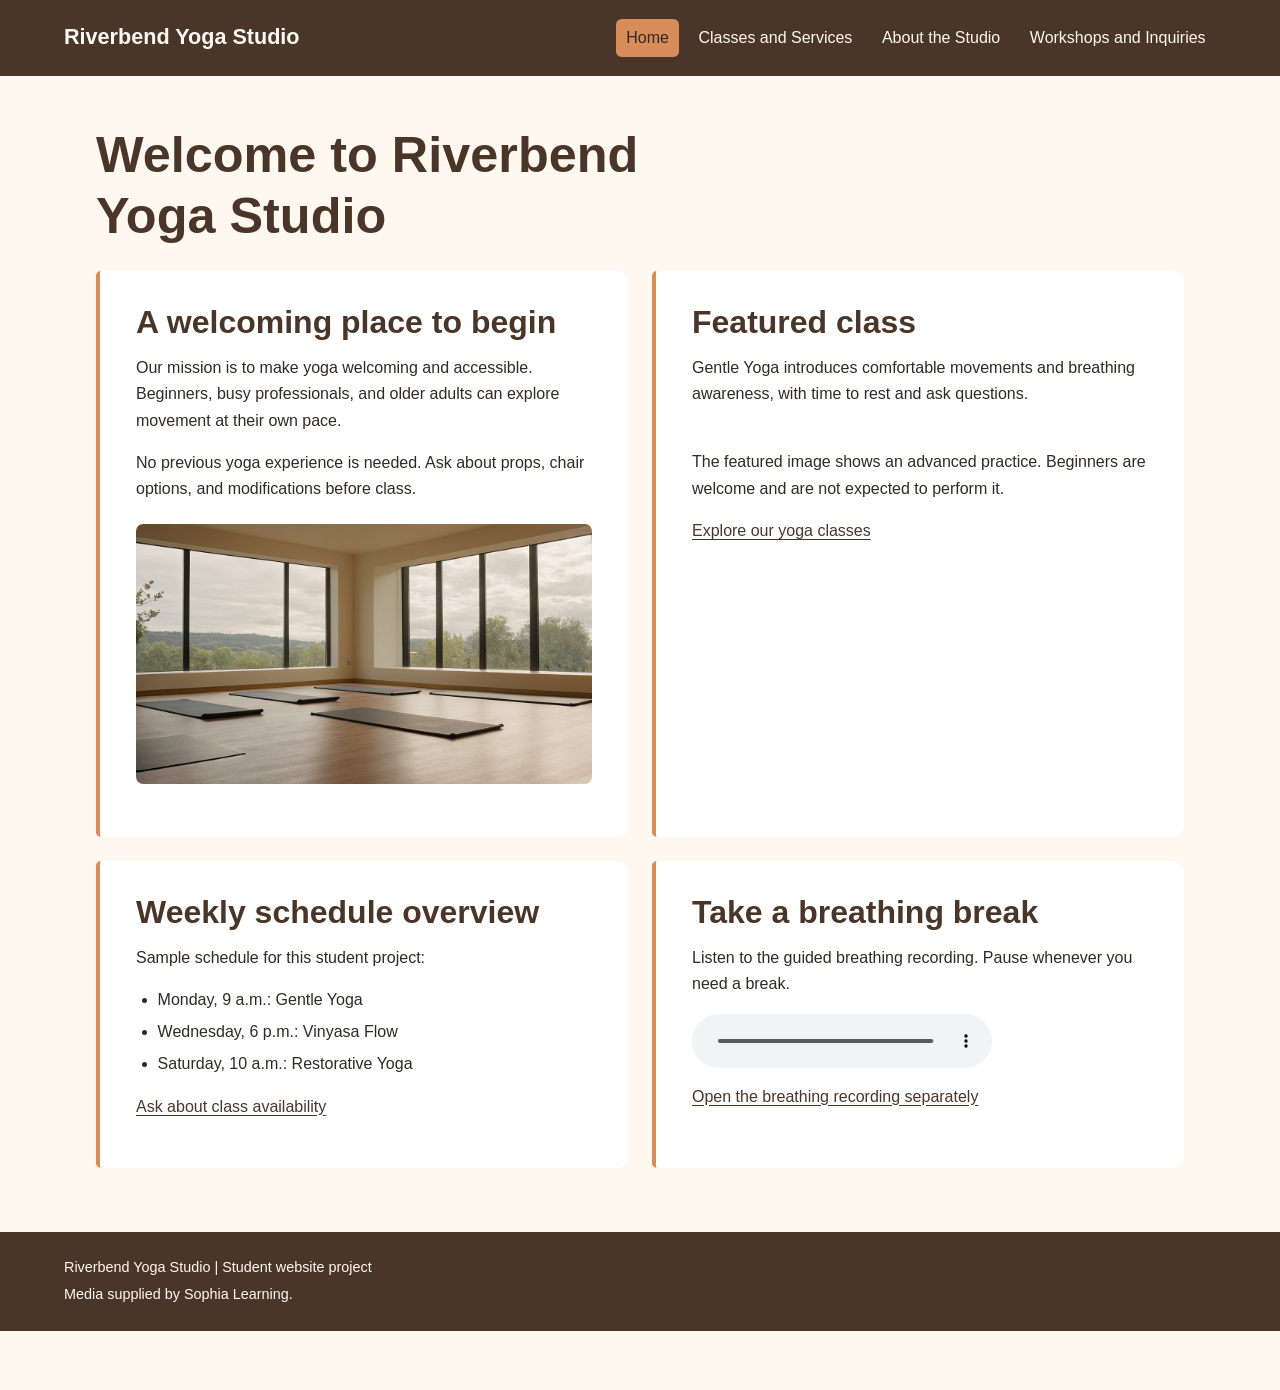
<file: index.html>
<!DOCTYPE html>
<html lang="en">
<head>
  <meta charset="UTF-8">
  <meta name="viewport"
    content="width=device-width, initial-scale=1">
  <title>Welcome to Riverbend Yoga Studio | Riverbend Yoga Studio</title>
  <link rel="stylesheet" href="styles.css">
</head>
<body>
  <a href="#main">Skip to main content</a>
  <header>
    <p>Riverbend Yoga Studio</p>
    <nav aria-label="Main navigation">
      <ul>
        <li><a href="index.html" aria-current="page">Home</a></li>
        <li><a href="services.html">Classes and Services</a></li>
        <li><a href="about.html">About the Studio</a></li>
        <li><a href="events.html">Workshops and Inquiries</a></li>
      </ul>
    </nav>
  </header>
  <main id="main">
    <h1>Welcome to Riverbend Yoga Studio</h1>
    <section>
      <h2>A welcoming place to begin</h2>
      <p>Our mission is to make yoga welcoming and accessible.
        Beginners, busy professionals, and older adults can
        explore movement at their own pace.</p>
      <p>No previous yoga experience is needed. Ask about
        props, chair options, and modifications before class.</p>
      <img src="media/yoga-studio_c.png"
        alt="Yoga studio space at Riverbend">
    </section>
    <section>
      <h2>Featured class</h2>
      <p>Gentle Yoga introduces comfortable movements and
        breathing awareness, with time to rest and ask questions.</p>
      <picture>
        <source media="(min-width: 800px)"
          srcset="media/yoga-feature-large_c.png">
        <img src="media/yoga-feature-small_c.png"
          alt="Yoga practitioner balancing on her hands">
      </picture>
      <p>The featured image shows an advanced practice.
        Beginners are welcome and are not expected to perform it.</p>
      <p><a href="services.html">Explore our yoga classes</a></p>
    </section>
    <section>
      <h2>Weekly schedule overview</h2>
      <p>Sample schedule for this student project:</p>
      <ul>
        <li>Monday, 9 a.m.: Gentle Yoga</li>
        <li>Wednesday, 6 p.m.: Vinyasa Flow</li>
        <li>Saturday, 10 a.m.: Restorative Yoga</li>
      </ul>
      <p><a href="events.html">Ask about class availability</a></p>
    </section>
    <section>
      <h2>Take a breathing break</h2>
      <p>Listen to the guided breathing recording.
        Pause whenever you need a break.</p>
      <audio controls preload="metadata">
        <source src="media/yoga-breathing_c.mp3"
          type="audio/mpeg">
        Your browser does not support embedded audio.
        <a href="media/yoga-breathing_c.mp3">
          Download the guided breathing recording</a>.
      </audio>
      <p><a href="media/yoga-breathing_c.mp3">
        Open the breathing recording separately</a></p>
    </section>
  </main>
  <footer>
    <p>Riverbend Yoga Studio | Student website project</p>
    <p>Media supplied by Sophia Learning.</p>
  </footer>
</body>
</html>
</file>
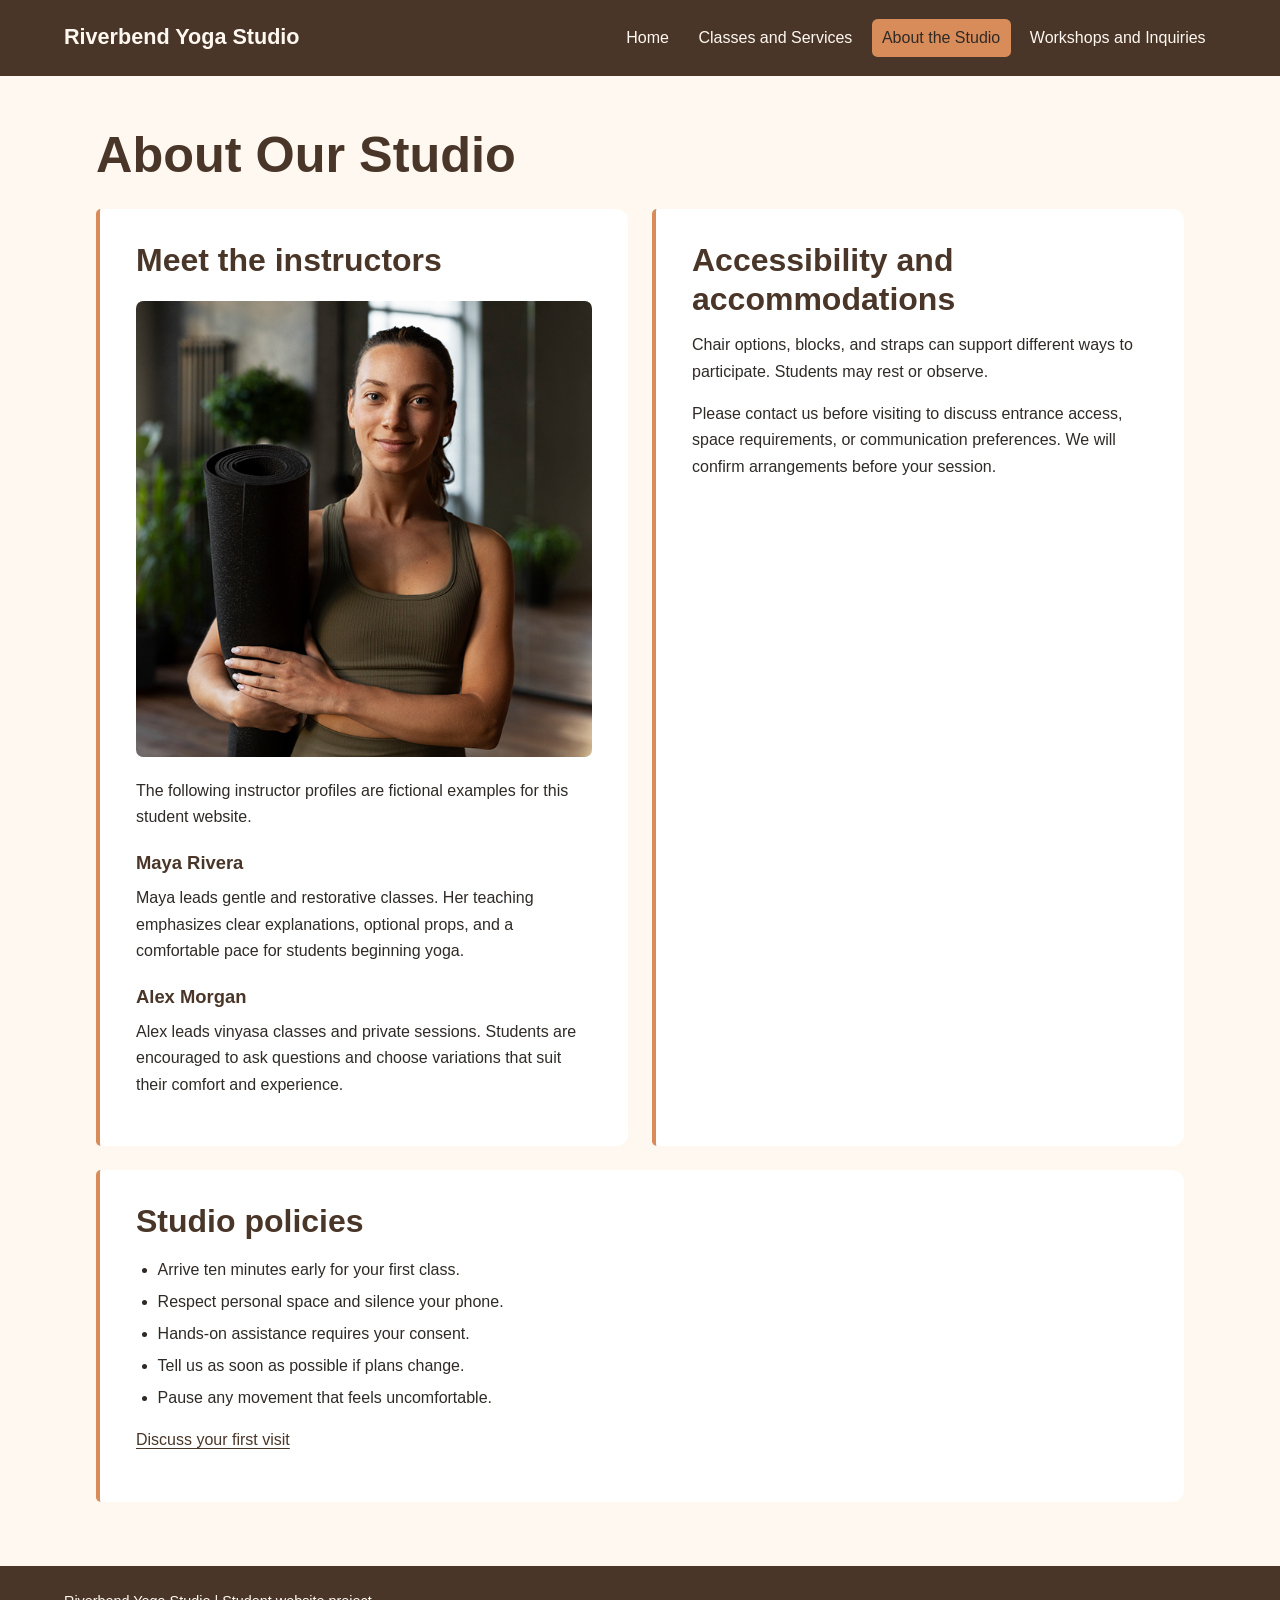
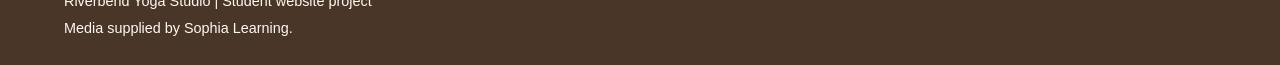
<file: about.html>
<!DOCTYPE html>
<html lang="en">
<head>
  <meta charset="UTF-8">
  <meta name="viewport"
    content="width=device-width, initial-scale=1">
  <title>About Our Studio | Riverbend Yoga Studio</title>
  <link rel="stylesheet" href="styles.css">
</head>
<body>
  <a href="#main">Skip to main content</a>
  <header>
    <p>Riverbend Yoga Studio</p>
    <nav aria-label="Main navigation">
      <ul>
        <li><a href="index.html">Home</a></li>
        <li><a href="services.html">Classes and Services</a></li>
        <li><a href="about.html" aria-current="page">About the Studio</a></li>
        <li><a href="events.html">Workshops and Inquiries</a></li>
      </ul>
    </nav>
  </header>
  <main id="main">
    <h1>About Our Studio</h1>
    <section>
      <h2>Meet the instructors</h2>
      <img src="media/yoga-instructor_c.png"
        alt="Yoga instructor holding a rolled mat">
      <p>The following instructor profiles are fictional
        examples for this student website.</p>
      <h3>Maya Rivera</h3>
      <p>Maya leads gentle and restorative classes. Her teaching
        emphasizes clear explanations, optional props, and
        a comfortable pace for students beginning yoga.</p>
      <h3>Alex Morgan</h3>
      <p>Alex leads vinyasa classes and private sessions.
        Students are encouraged to ask questions and choose
        variations that suit their comfort and experience.</p>
    </section>
    <section>
      <h2>Accessibility and accommodations</h2>
      <p>Chair options, blocks, and straps can support different
        ways to participate. Students may rest or observe.</p>
      <p>Please contact us before visiting to discuss entrance
        access, space requirements, or communication preferences.
        We will confirm arrangements before your session.</p>
    </section>
    <section>
      <h2>Studio policies</h2>
      <ul>
        <li>Arrive ten minutes early for your first class.</li>
        <li>Respect personal space and silence your phone.</li>
        <li>Hands-on assistance requires your consent.</li>
        <li>Tell us as soon as possible if plans change.</li>
        <li>Pause any movement that feels uncomfortable.</li>
      </ul>
      <p><a href="events.html">Discuss your first visit</a></p>
    </section>
  </main>
  <footer>
    <p>Riverbend Yoga Studio | Student website project</p>
    <p>Media supplied by Sophia Learning.</p>
  </footer>
</body>
</html>
</file>
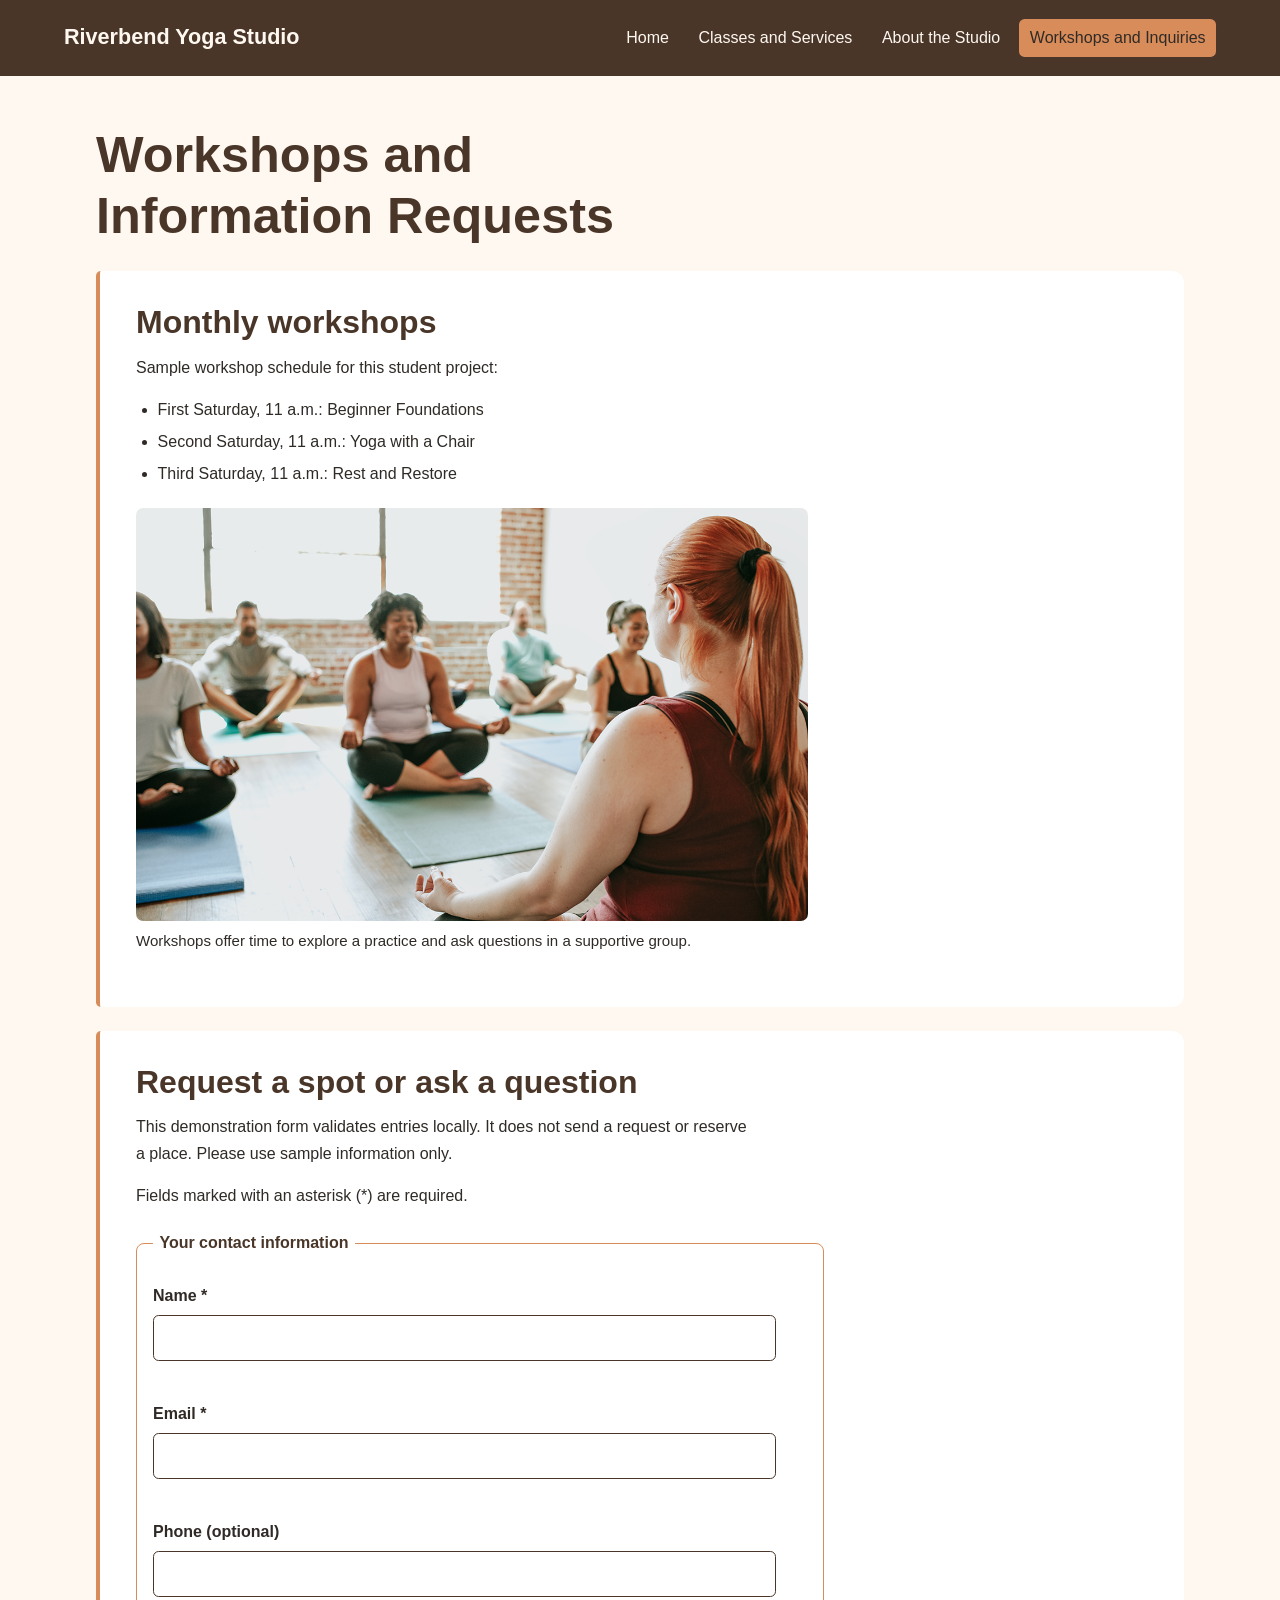
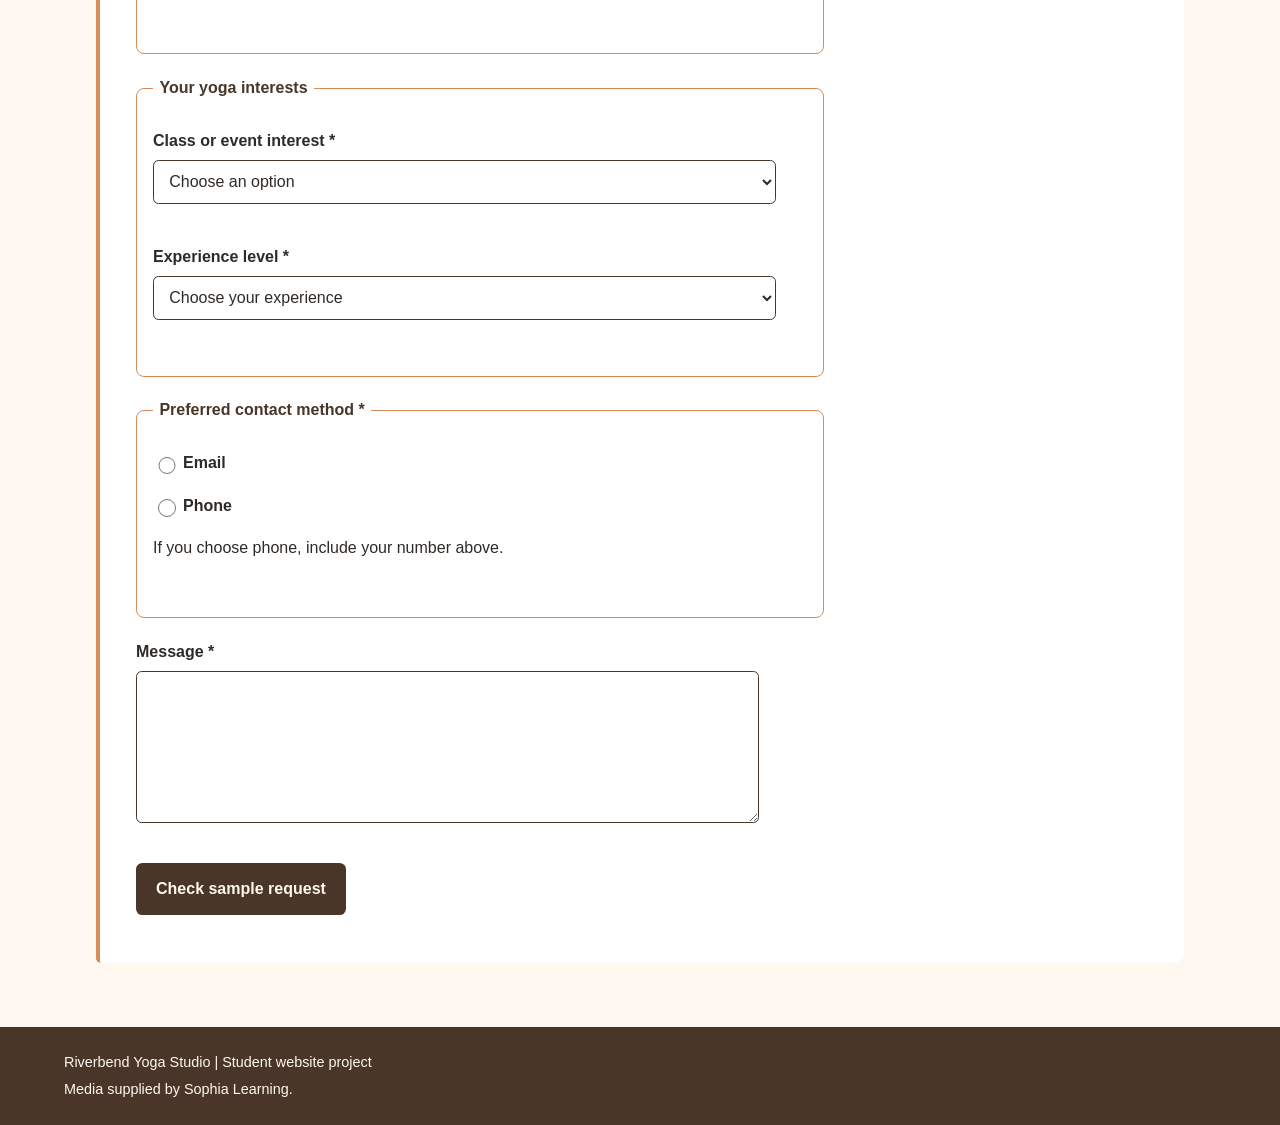
<file: events.html>
<!DOCTYPE html>
<html lang="en">
<head>
  <meta charset="UTF-8">
  <meta name="viewport"
    content="width=device-width, initial-scale=1">
  <title>Workshops and Information Requests | Riverbend Yoga Studio</title>
  <link rel="stylesheet" href="styles.css">
</head>
<body>
  <a href="#main">Skip to main content</a>
  <header>
    <p>Riverbend Yoga Studio</p>
    <nav aria-label="Main navigation">
      <ul>
        <li><a href="index.html">Home</a></li>
        <li><a href="services.html">Classes and Services</a></li>
        <li><a href="about.html">About the Studio</a></li>
        <li><a href="events.html" aria-current="page">Workshops and Inquiries</a></li>
      </ul>
    </nav>
  </header>
  <main id="main">
    <h1>Workshops and Information Requests</h1>
    <section>
      <h2>Monthly workshops</h2>
      <p>Sample workshop schedule for this student project:</p>
      <ul>
        <li>First Saturday, 11 a.m.: Beginner Foundations</li>
        <li>Second Saturday, 11 a.m.: Yoga with a Chair</li>
        <li>Third Saturday, 11 a.m.: Rest and Restore</li>
      </ul>
      <figure>
        <img src="media/yoga-workshop_c.png"
          alt="Participants practicing together in a yoga workshop">
        <figcaption>Workshops offer time to explore a practice
          and ask questions in a supportive group.</figcaption>
      </figure>
    </section>
    <section class="inquiry-section">
      <h2>Request a spot or ask a question</h2>
      <p>This demonstration form validates entries locally.
        It does not send a request or reserve a place.
        Please use sample information only.</p>
      <p>Fields marked with an asterisk (*) are required.</p>
      <form id="inquiry-form" action="events.html" method="get" novalidate>
        <fieldset>
          <legend>Your contact information</legend>
          <p>
            <label for="name">Name *</label>
            <input id="name" name="name" type="text"
              autocomplete="name" minlength="2" required aria-describedby="name-error">
            <span id="name-error" class="field-error" aria-live="polite"></span>
          </p>
          <p>
            <label for="email">Email *</label>
            <input id="email" name="email" type="email"
              autocomplete="email" required aria-describedby="email-error">
            <span id="email-error" class="field-error" aria-live="polite"></span>
          </p>
          <p>
            <label for="phone">Phone (optional)</label>
            <input id="phone" name="phone" type="tel"
              autocomplete="tel" pattern="[+0-9 ]{7,25}"
              title="Use 7 to 25 digits, spaces, or plus signs." aria-describedby="phone-error">
            <span id="phone-error" class="field-error" aria-live="polite"></span>
          </p>
        </fieldset>
        <fieldset>
          <legend>Your yoga interests</legend>
          <p>
            <label for="interest">Class or event interest *</label>
            <select id="interest" name="interest" required aria-describedby="interest-error">
              <option value="">Choose an option</option>
              <option>Gentle Yoga</option>
              <option>Vinyasa Flow</option>
              <option>Restorative Yoga</option>
              <option>Private Session</option>
              <option>Beginner Foundations</option>
              <option>Yoga with a Chair</option>
              <option>Rest and Restore</option>
            </select>
            <span id="interest-error" class="field-error" aria-live="polite"></span>
          </p>
          <p>
            <label for="experience">Experience level *</label>
            <select id="experience" name="experience" required aria-describedby="experience-error">
              <option value="">Choose your experience</option>
              <option>New to yoga</option>
              <option>Some experience</option>
              <option>Regular practice</option>
            </select>
            <span id="experience-error" class="field-error" aria-live="polite"></span>
          </p>
        </fieldset>
        <fieldset>
          <legend>Preferred contact method *</legend>
          <p>
            <input id="by-email" name="contact" type="radio"
              value="email" required>
            <label for="by-email">Email</label>
          </p>
          <p>
            <input id="by-phone" name="contact" type="radio"
              value="phone">
            <label for="by-phone">Phone</label>
          </p>
          <p>If you choose phone, include your number above.</p>
          <span id="contact-error" class="field-error" aria-live="polite"></span>
        </fieldset>
        <p>
          <label for="message">Message *</label>
          <textarea id="message" name="message" rows="5"
            cols="32" maxlength="1000" required aria-describedby="message-error"></textarea>
          <span id="message-error" class="field-error" aria-live="polite"></span>
        </p>
        <button type="submit">Check sample request</button>
        <p id="form-status" role="status" aria-live="polite"></p>
      </form>
    </section>
  </main>
  <footer>
    <p>Riverbend Yoga Studio | Student website project</p>
    <p>Media supplied by Sophia Learning.</p>
  </footer>
  <script src="script.js" defer></script>
</body>
</html>
</file>
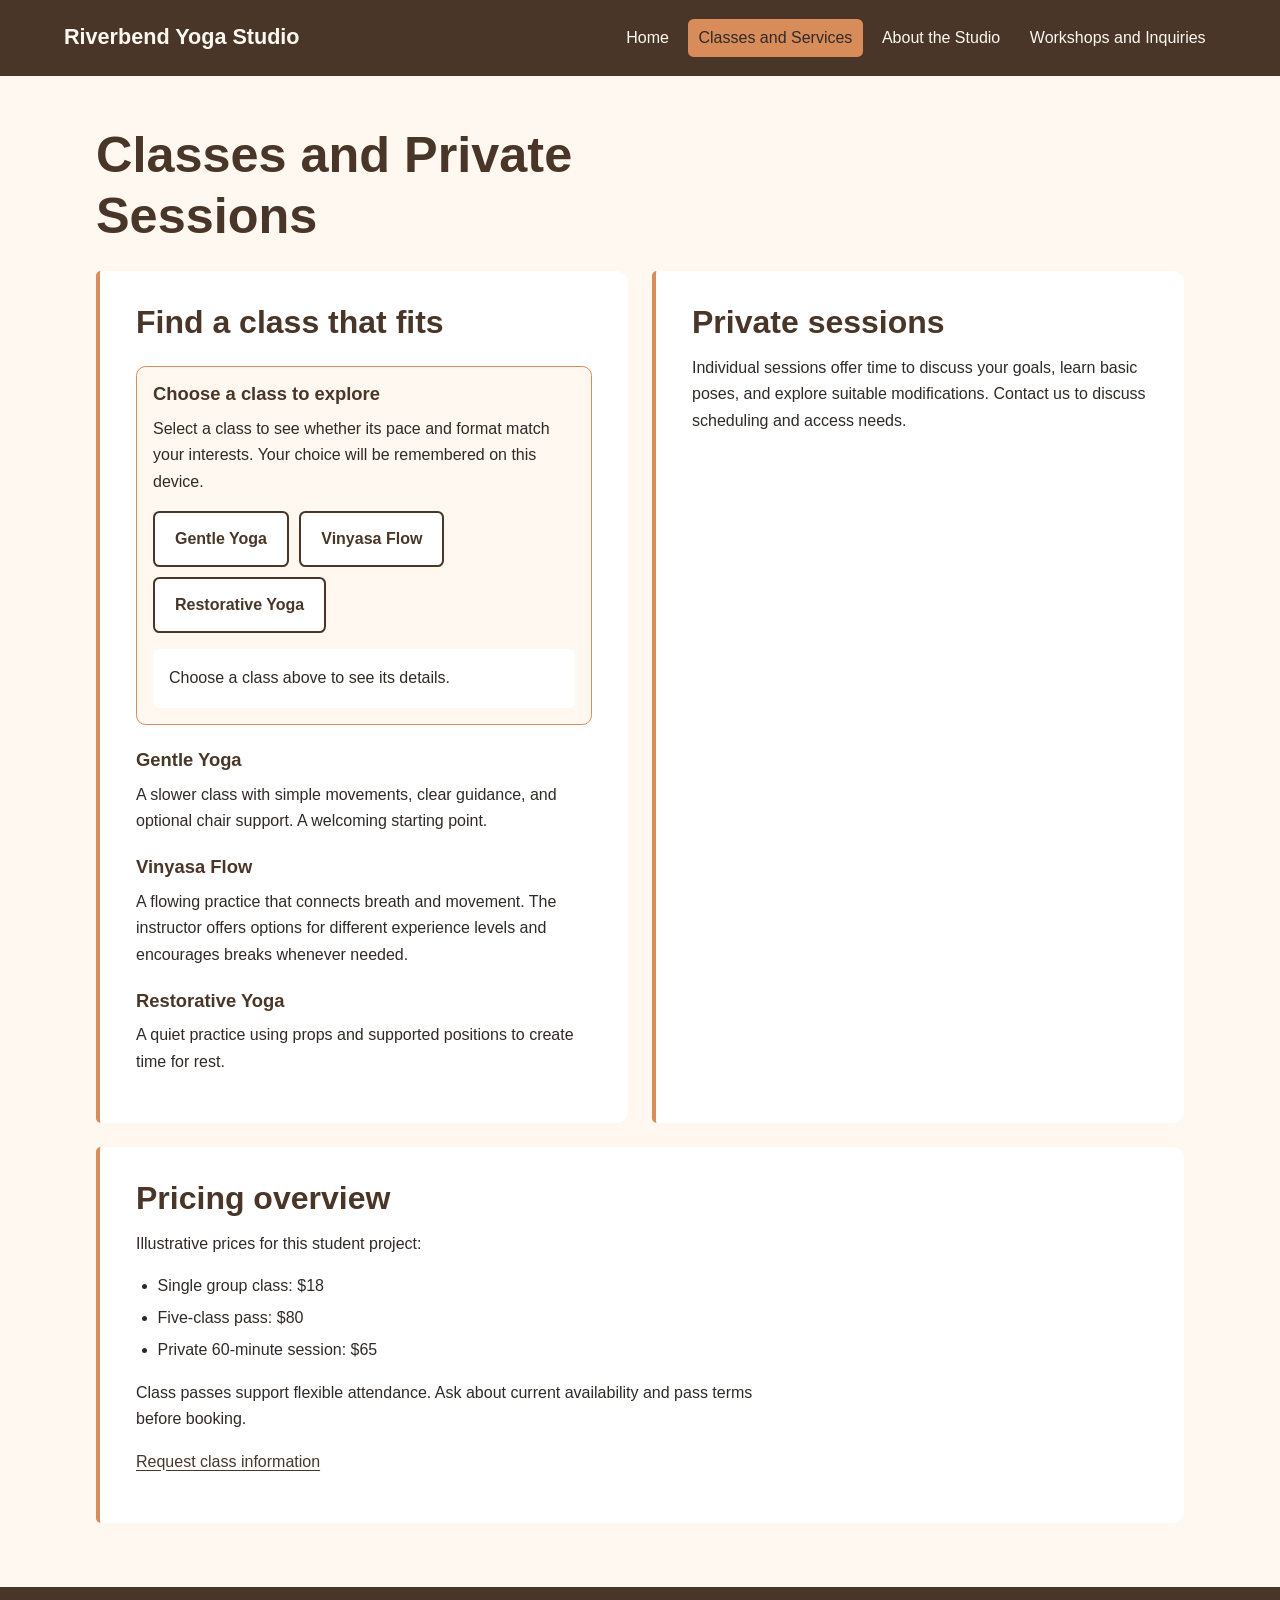
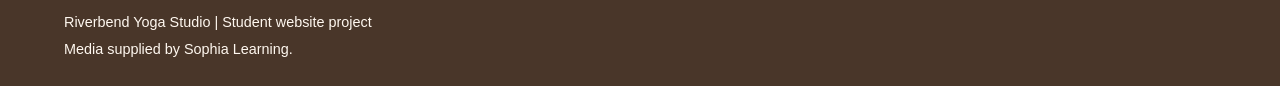
<file: services.html>
<!DOCTYPE html>
<html lang="en">
<head>
  <meta charset="UTF-8">
  <meta name="viewport"
    content="width=device-width, initial-scale=1">
  <title>Classes and Private Sessions | Riverbend Yoga Studio</title>
  <link rel="stylesheet" href="styles.css">
</head>
<body>
  <a href="#main">Skip to main content</a>
  <header>
    <p>Riverbend Yoga Studio</p>
    <nav aria-label="Main navigation">
      <ul>
        <li><a href="index.html">Home</a></li>
        <li><a href="services.html" aria-current="page">Classes and Services</a></li>
        <li><a href="about.html">About the Studio</a></li>
        <li><a href="events.html">Workshops and Inquiries</a></li>
      </ul>
    </nav>
  </header>
  <main id="main">
    <h1>Classes and Private Sessions</h1>
    <section>
      <h2>Find a class that fits</h2>
      <div class="class-picker" aria-labelledby="picker-title">
        <h3 id="picker-title">Choose a class to explore</h3>
        <p>Select a class to see whether its pace and format match your interests. Your choice will be remembered on this device.</p>
        <div id="class-options" class="class-options"></div>
        <div id="class-result" class="class-result" role="status" aria-live="polite">
          Choose a class above to see its details.
        </div>
      </div>
      <h3>Gentle Yoga</h3>
      <p>A slower class with simple movements, clear guidance,
        and optional chair support. A welcoming starting point.</p>
      <h3>Vinyasa Flow</h3>
      <p>A flowing practice that connects breath and movement.
        The instructor offers options for different experience
        levels and encourages breaks whenever needed.</p>
      <h3>Restorative Yoga</h3>
      <p>A quiet practice using props and supported positions
        to create time for rest.</p>
    </section>
    <section>
      <h2>Private sessions</h2>
      <p>Individual sessions offer time to discuss your goals,
        learn basic poses, and explore suitable modifications.
        Contact us to discuss scheduling and access needs.</p>
    </section>
    <section>
      <h2>Pricing overview</h2>
      <p>Illustrative prices for this student project:</p>
      <ul>
        <li>Single group class: $18</li>
        <li>Five-class pass: $80</li>
        <li>Private 60-minute session: $65</li>
      </ul>
      <p>Class passes support flexible attendance. Ask about
        current availability and pass terms before booking.</p>
      <p><a href="events.html">Request class information</a></p>
    </section>
  </main>
  <footer>
    <p>Riverbend Yoga Studio | Student website project</p>
    <p>Media supplied by Sophia Learning.</p>
  </footer>
  <script src="script.js" defer></script>
</body>
</html>
</file>
<file: styles.css>
/* Riverbend Yoga Studio: shared mobile-first visual system */
:root {
  --cream: #fff8f0;
  --brown: #493629;
  --peach: #d88c5a;
  --charcoal: #2f2a26;
  font-family: Arial, Helvetica, sans-serif;
  color: var(--charcoal);
  background: var(--cream);
}

* { box-sizing: border-box; }
html { scroll-behavior: smooth; }
body { margin: 0; line-height: 1.65; }
a { color: var(--brown); text-underline-offset: .2em; }
a:hover { color: #8e481c; }
a:focus-visible, button:focus-visible, input:focus-visible,
select:focus-visible, textarea:focus-visible {
  outline: 3px solid var(--peach);
  outline-offset: 3px;
}
body > a[href="#main"] {
  position: absolute; left: 1rem; top: -5rem; z-index: 10;
  padding: .65rem 1rem; background: var(--cream);
}
body > a[href="#main"]:focus { top: .5rem; }
header {
  background: var(--brown); color: var(--cream);
  padding: 1rem max(1.25rem, calc((100% - 72rem)/2));
}
header > p { margin: 0 0 .75rem; font-size: 1.35rem; font-weight: 700; line-height: 1.25; }
nav ul { display: flex; flex-wrap: wrap; gap: .35rem .55rem; margin: 0; padding: 0; list-style: none; }
nav a {
  display: block; padding: .35rem .65rem; border-radius: .35rem;
  color: var(--cream); text-decoration: none;
}
nav a:hover, nav a:focus-visible, nav a[aria-current="page"] {
  background: var(--peach); color: var(--charcoal);
}
main { max-width: 72rem; margin: 0 auto; padding: 2rem 1.25rem 3rem; }
h1, h2, h3 { color: var(--brown); line-height: 1.22; }
h1 { font-size: clamp(2rem, 5vw, 3.15rem); margin: 0 0 1.5rem; max-width: 22ch; }
h2 { font-size: clamp(1.45rem, 3vw, 2rem); margin: 0 0 .8rem; }
h3 { font-size: 1.15rem; margin: 1.35rem 0 .35rem; }
p { max-width: 70ch; margin: .65rem 0 1rem; }
main > section {
  margin: 1.25rem 0; padding: 1.5rem;
  background: #fff; border-left: .3rem solid var(--peach);
  border-radius: .3rem .75rem .75rem .3rem;
}
main > section:first-of-type { margin-top: 0; }
main ul { padding-left: 1.35rem; }
main li { margin: .35rem 0; }
img { display: block; width: 100%; max-width: 100%; height: auto; border-radius: .45rem; }
picture { display: block; }
section > img, section > picture, figure { max-width: 42rem; margin: 1.3rem 0; }
figure img { width: 100%; }
figcaption { margin-top: .5rem; font-size: .94rem; }
audio, video { display: block; max-width: 100%; margin: 1rem 0; }
form { max-width: 43rem; }
fieldset { margin: 1.3rem 0; padding: 1rem; border: 1px solid var(--peach); border-radius: .5rem; }
legend { padding: 0 .4rem; color: var(--brown); font-weight: 700; }
label { display: inline-block; font-weight: 600; }
input:not([type="radio"]), select, textarea {
  display: block; width: 100%; min-height: 2.75rem; margin-top: .35rem;
  padding: .55rem .7rem; border: 1px solid var(--brown);
  border-radius: .35rem; color: var(--charcoal); background: #fff;
  font: inherit;
}
textarea { resize: vertical; }
input[type="radio"] { accent-color: var(--brown); width: 1.1rem; height: 1.1rem; vertical-align: middle; }
button {
  padding: .8rem 1.25rem; border: 0; border-radius: .4rem;
  background: var(--brown); color: var(--cream);
  font: inherit; font-weight: 700; cursor: pointer;
}
button:hover { background: var(--charcoal); }
.class-picker { margin: 1.5rem 0; padding: 1rem; border: 1px solid var(--peach); border-radius: .6rem; background: #fff8f0; }
.class-picker h3 { margin-top: 0; }
.class-options { display: flex; flex-wrap: wrap; gap: .65rem; margin: 1rem 0; }
.class-options button { background: #fff; color: var(--brown); border: 2px solid var(--brown); }
.class-options button:hover, .class-options button[aria-pressed="true"] { background: var(--brown); color: #fff; }
.class-result { padding: 1rem; border-radius: .4rem; background: #fff; min-height: 3.5rem; }
.class-result h4 { margin: 0 0 .35rem; color: var(--brown); font-size: 1.1rem; }
.class-result p { margin: .4rem 0; }
.field-error { display: block; color: #a42118; font-weight: 700; min-height: 1.5em; }
[aria-invalid="true"] { border: 2px solid #a42118 !important; }
#form-status { font-weight: 700; }
footer { padding: 1.3rem max(1.25rem, calc((100% - 72rem)/2)); background: var(--brown); color: var(--cream); }
footer p { margin: .2rem 0; font-size: .9rem; }

@media (min-width: 760px) {
  header { display: flex; align-items: center; justify-content: space-between; gap: 2rem; padding-top: 1.2rem; padding-bottom: 1.2rem; }
  header > p { margin: 0; flex: 0 0 auto; }
  nav ul { justify-content: flex-end; }
  main { padding: 3rem 2rem 4rem; }
  main > section { padding: 2rem 2.25rem; margin: 1.5rem 0; }
}

@media (min-width: 1080px) {
  main { display: flex; flex-wrap: wrap; gap: 1.5rem; align-items: stretch; }
  main > h1 { flex: 0 0 100%; margin-bottom: 0; }
  main > section { flex: 1 1 calc(50% - .75rem); min-width: 0; margin: 0; }
  main > section:first-of-type { margin-top: 0; }
  main > section.inquiry-section { flex-basis: 100%; }
}
</file>
